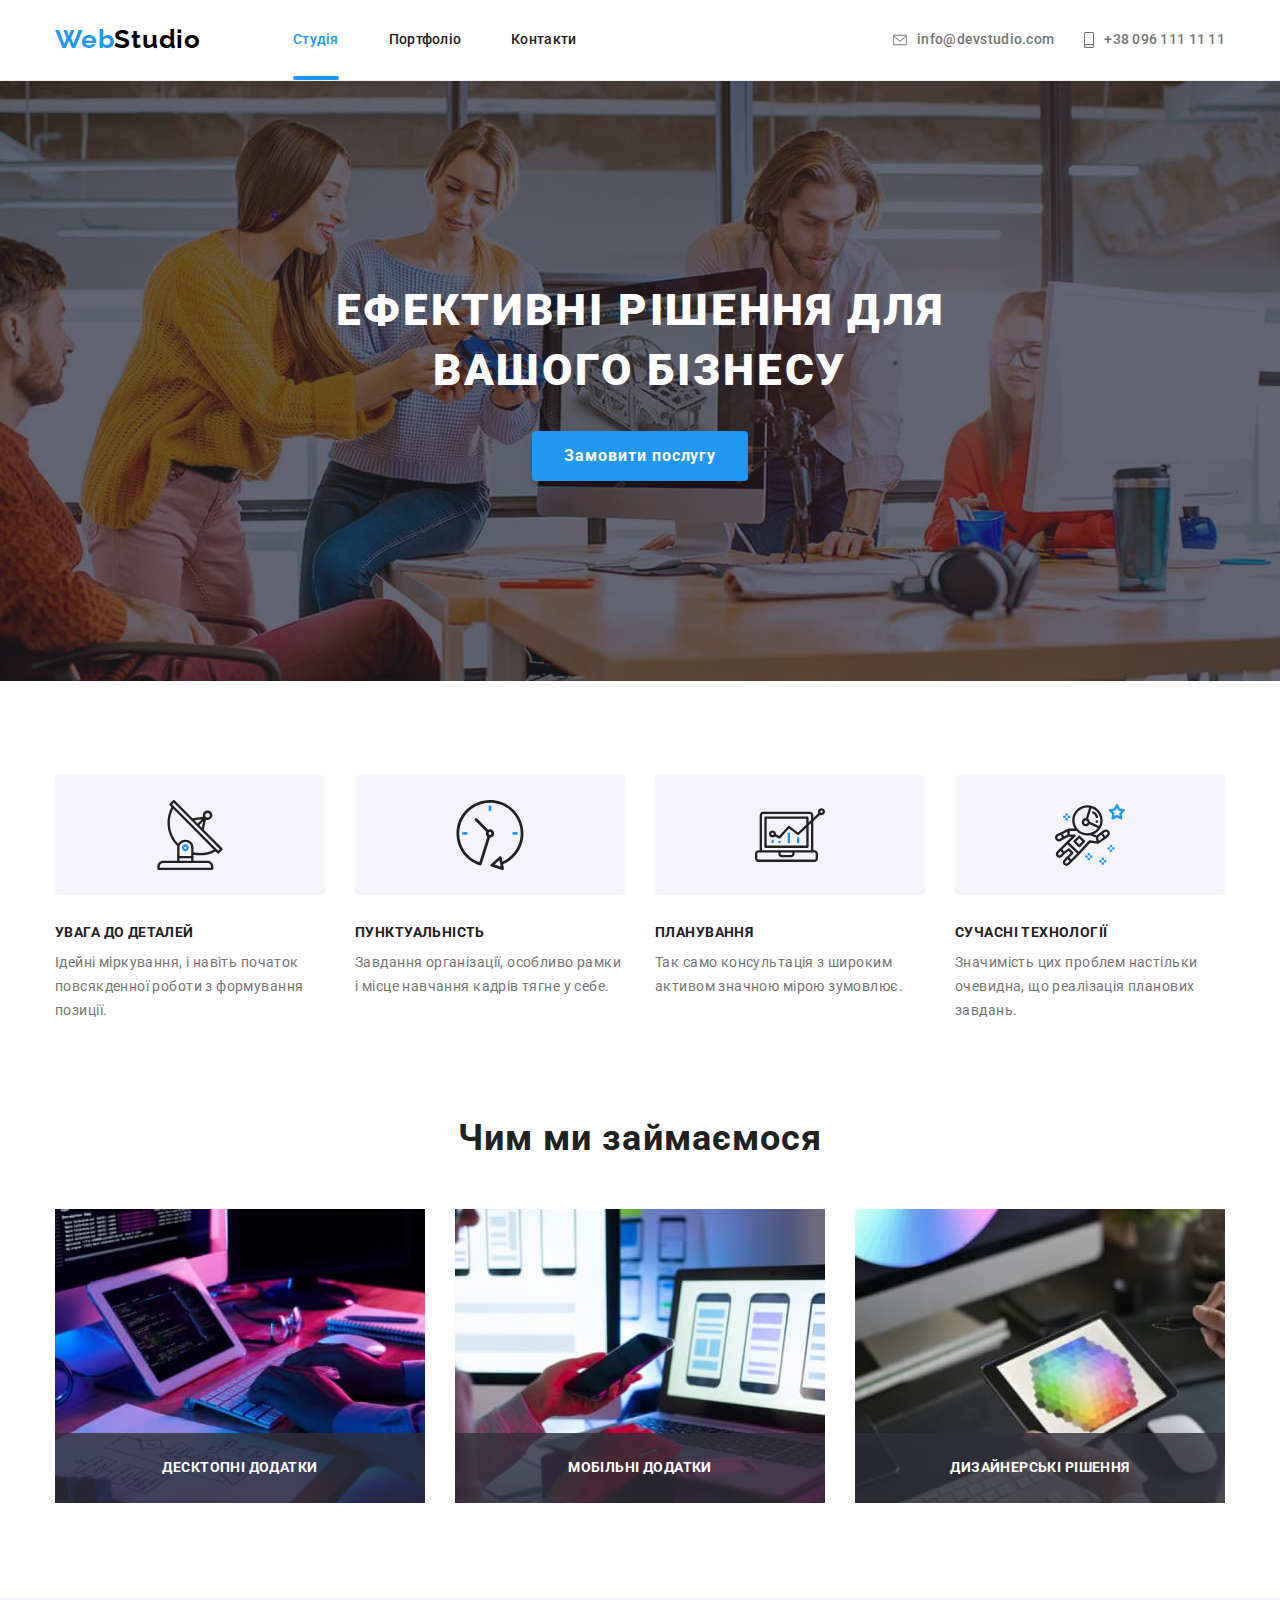
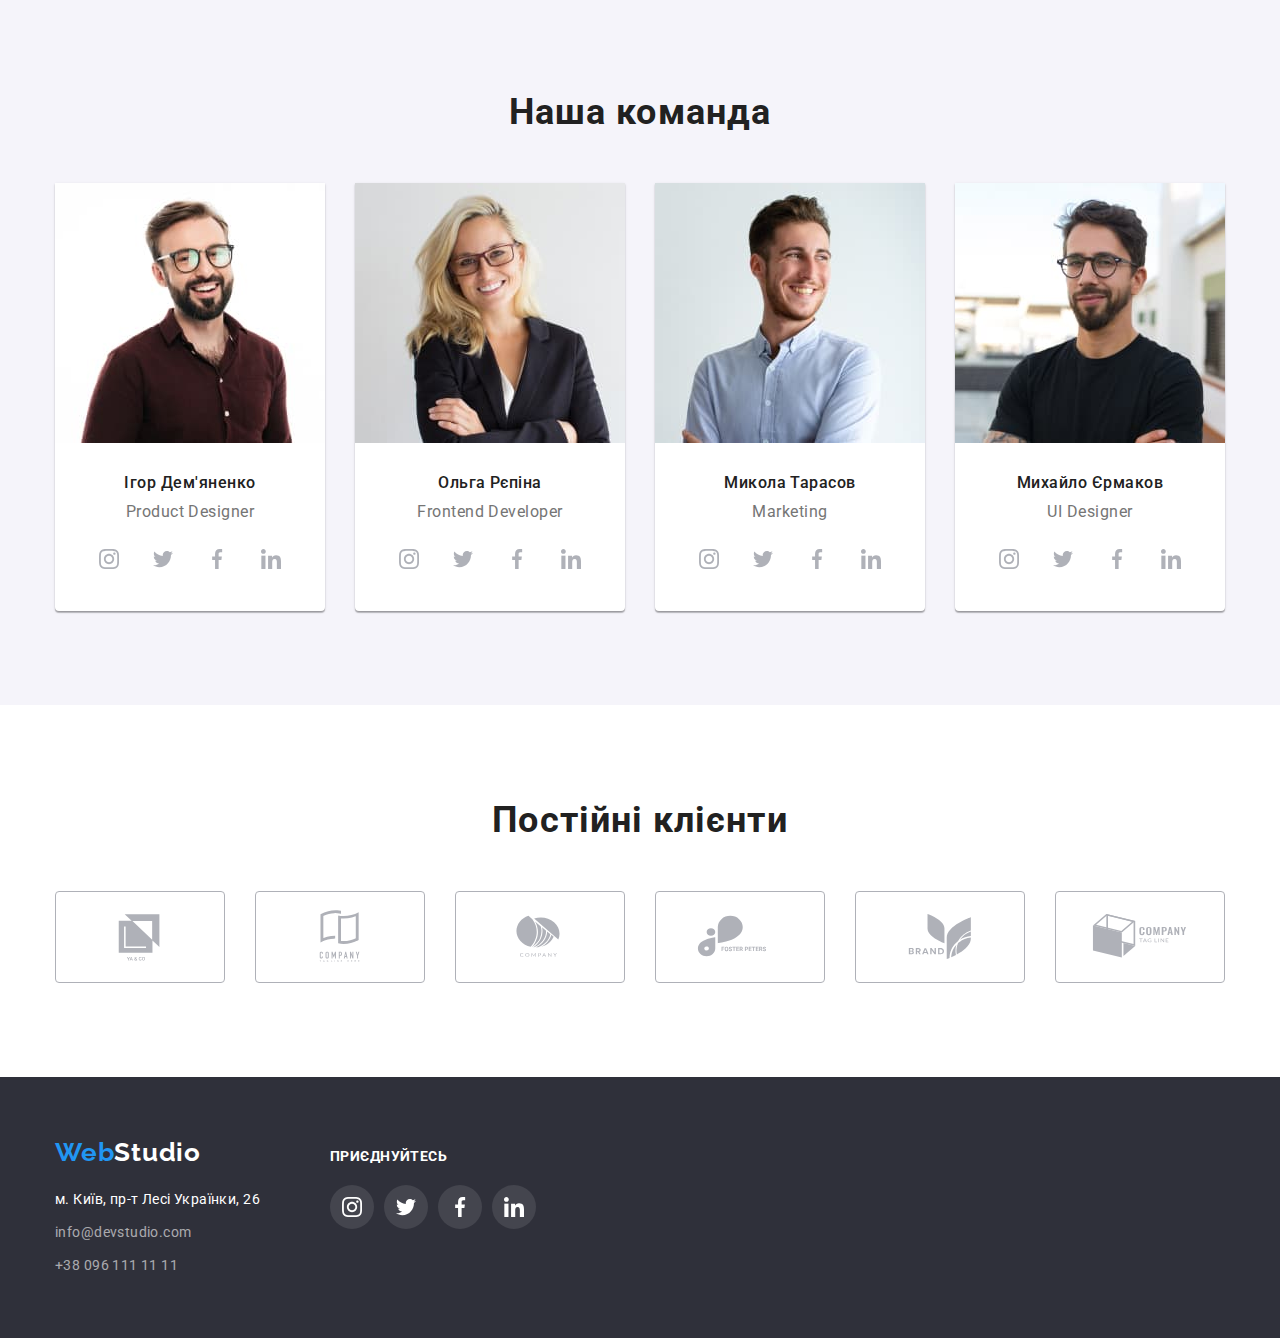
<file: index.html>
<!DOCTYPE html>
<html lang="uk">

<head>
  <meta charset="UTF-8">
  <meta http-equiv="X-UA-Compatible" content="IE=edge">
  <meta name="viewport" content="width=device-width, initial-scale=1.0">
  <title>Студія</title>
  <link rel="preconnect" href="https://fonts.googleapis.com">
  <link rel="preconnect" href="https://fonts.gstatic.com" crossorigin>
  <link href="https://fonts.googleapis.com/css2?family=Raleway:wght@700&family=Roboto:wght@400;500;700;900&display=swap"
    rel="stylesheet">
  <link rel="stylesheet" href="https://cdnjs.cloudflare.com/ajax/libs/modern-normalize/1.1.0/modern-normalize.min.css">
  <link rel="stylesheet" href="./css/styles.css">
</head>

<body>
  <header class="header">
    <div class="container header">
      <nav>
        <a href="./index.html" lang="en" class="logo link"><span class="accent">Web</span>Studio</a>
        <ul class="navigation list">
          <li class="list-item">
            <a href="./index.html" class="nav-link studio current link">Студія</a>
          </li>
          <li class="list-item">
            <a href="./portfolio.html" class="nav-link portfolio link">Портфоліо</a>
          </li>
          <li class="list-item"><a href="#" class="nav-link contacts link">Контакти</a></li>
        </ul>
      </nav>
      <div class="container-links">
        <ul class="list">
          <li class="list-item contact-mail">
            <a href="mailto:info@devstudio.com" class="nav-link mail">
              <svg width="16" height="12" class="icon-envelope">
                <use href="./images/icons.svg#icon-envelope">
                </use>
              </svg>
              info@devstudio.com</a>
          </li>
          <li class="list-item contact-phone">
            <a href="tel:+380961111111" class="nav-link phone">
              <svg width="10" height="16" class="smartphone">
                <use href="./images/icons.svg#icon-smartphone"></use>
              </svg>
              <span class="number">+38 096 111 11 11</span></a>
          </li>
        </ul>
      </div>
    </div>
  </header>
  <main>
    <section class="hero section overlay">
      <div class="container hero">
        <h1 class="hero-title">Ефективні рішення для вашого бізнесу</h1>
        <button type="button" class="hero-button" data-modal-open>Замовити послугу</button>
      </div>
    </section>
    <section class="section">
      <div class="container benefits">
        <h2 class="benefit title visually-hidden">Наші переваги</h2>
        <ul class="list">
          <li class="item">
            <div class="advantages-icons">
              <svg width="70" height="70" class="advantages-logo">
                <use href="./images/icons.svg#icon-antenna"></use>
              </svg>
            </div>
            <h3 class="benefit-title">Увага до деталей</h3>
            <p class="benefit-description">
              Ідейні міркування, і навіть початок повсякденної роботи з формування позиції.
            </p>
          </li>
          <li class="item">
            <div class="advantages-icons">
              <svg width="70" height="70" class="advantages-logo">
                <use href="./images/icons.svg#icon-clock"></use>
              </svg>
            </div>
            <h3 class="benefit-title">Пунктуальність</h3>
            <p class="benefit-description">
              Завдання організації, особливо рамки і місце навчання кадрів тягне у себе.
            </p>
          </li>
          <li class="item">
            <div class="advantages-icons">
              <svg width="70" height="70" class="advantages-logo">
                <use href="./images/icons.svg#icon-diagram"></use>
              </svg>
            </div>
            <h3 class="benefit-title">Планування</h3>
            <p class="benefit-description">
              Так само консультація з широким активом значною мірою зумовлює.
            </p>
          </li>
          <li class="item">
            <div class="advantages-icons">
              <svg width="70" height="70" class="advantages-logo">
                <use href="./images/icons.svg#icon-astronaut"></use>
              </svg>
            </div>
            <h3 class="benefit-title">Сучасні технології</h3>
            <p class="benefit-description">
              Значимість цих проблем настільки очевидна, що реалізація планових завдань.
            </p>
          </li>
        </ul>
      </div>
    </section>
    <section class="section examples-work">
      <div class="container ">
        <h2 class="work title">Чим ми займаємося</h2>
        <ul class="list">
          <li class="work-item item">
            <div class="thumb-work">
              <h3 class="work-description">Десктопні додатки</h3>
            </div>
            <img src="./images/codding.jpg" alt="написання коду" width="370" height="294" class="work-image">
          </li>
          <li class="work-item item">
            <div class="thumb-work">
              <h3 class="work-description">Мобільні додатки</h3>
            </div>
            <img src="./images/adappting.jpg" alt="створення адаптивних дизайнів" width="370" height="294"
              class="work-image">
          </li>
          <li class="work-item designing item">
            <div class="thumb-work">
              <h3 class="work-description">Дизайнерські рішення</h3>
            </div>
            <img src="./images/designing.jpg" alt="підбір кольорової палітри" width="370" height="294"
              class="work-image">
          </li>
        </ul>
      </div>
    </section>
    <section class="our-team section">
      <div class="container">
        <h2 class="team title">Наша команда</h2>
        <ul class="list">
          <li class="team-card item">
            <img src="./images/igor.jpg" alt="Ігор Дем'яненко - дизайнер продукту" width="270" height="260">
            <div class="worker-container">
              <h3 class="team-member">Ігор Дем'яненко</h3>
              <p lang="en" class="member-speciality">Product Designer</p>
              <ul class="list-links list">
                <li class="social-link">
                  <a href="/" class="social-media">
                    <svg class="instagram" width="20" height="20">
                      <use href="./images/icons.svg#icon-instagram" class="icon"></use>
                    </svg>
                  </a>
                </li>
                <li class="social-link">
                  <a href="/" class="social-media">
                    <svg class="twitter" width="20" height="20">
                      <use href="./images/icons.svg#icon-twitter" class="icon"></use>
                    </svg>
                  </a>
                </li>
                <li class="social-link">
                  <a href="/" class="social-media">
                    <svg class="facebook" width="20" height="20">
                      <use href="./images/icons.svg#icon-facebook" class="icon"></use>
                    </svg>
                  </a>
                </li>
                <li class="social-link">
                  <a href="/" class="social-media">
                    <svg class="linkedin" width="20" height="20">
                      <use href="./images/icons.svg#icon-linkedin" class="icon"></use>
                    </svg>
                  </a>
                </li>
              </ul>
            </div>
          </li>
          <li class="team-card item">
            <img src="./images/olga.jpg" alt="Ольга Рєпіна - фронтенд-розробник" width="270" height="260">
            <div class="worker-container">
              <h3 class="team-member olga">Ольга Рєпіна</h3>
              <p lang="en" class="member-speciality developer">Frontend Developer</p>
              <ul class="list-links list">
                <li class="social-link">
                  <a href="/" class="social-media">
                    <svg class="instagram" width="20" height="20">
                      <use href="./images/icons.svg#icon-instagram" class="icon"></use>
                    </svg>
                  </a>
                </li>
                <li class="social-link">
                  <a href="/" class="social-media">
                    <svg class="twitter" width="20" height="20">
                      <use href="./images/icons.svg#icon-twitter" class="icon"></use>
                    </svg>
                  </a>
                </li>
                <li class="social-link">
                  <a href="/" class="social-media ">
                    <svg class="facebook" width="20" height="20">
                      <use href="./images/icons.svg#icon-facebook" class="icon"></use>
                    </svg>
                  </a>
                </li>
                <li class="social-link">
                  <a href="/" class="social-media ">
                    <svg class="linkedin" width="20" height="20">
                      <use href="./images/icons.svg#icon-linkedin" class="icon"></use>
                    </svg>
                  </a>
                </li>
              </ul>
            </div>
          <li class="team-card item">
            <img src="./images/mykola.jpg" alt="Микола Тарасов - маркетолог" width="270" height="260">
            <div class="worker-container">
              <h3 class="team-member">Микола Тарасов</h3>
              <p lang="en" class="member-speciality marketolog">Marketing</p>
              <ul class="list-links list">
                <li class="social-link">
                  <a href="/" class="social-media">
                    <svg class="instagram" width="20" height="20">
                      <use href="./images/icons.svg#icon-instagram" class="icon"></use>
                    </svg>
                  </a>
                </li>
                <li class="social-link">
                  <a href="/" class="social-media">
                    <svg class="twitter" width="20" height="20">
                      <use href="./images/icons.svg#icon-twitter" class="icon"></use>
                    </svg>
                  </a>
                </li>
                <li class="social-link">
                  <a href="/" class="social-media ">
                    <svg class="facebook" width="20" height="20">
                      <use href="./images/icons.svg#icon-facebook" class="icon"></use>
                    </svg>
                  </a>
                </li>
                <li class="social-link">
                  <a href="/" class="social-media ">
                    <svg class="linkedin" width="20" height="20">
                      <use href="./images/icons.svg#icon-linkedin" class="icon"></use>
                    </svg>
                  </a>
                </li>
              </ul>
            </div>
          <li class="team-card item">
            <img src="./images/mykhailo.jpg" alt="Михайло Єрмаков - дизайнер інтерфейсу користувача" width="270"
              height="260">
            <div class="worker-container">
              <h3 class="team-member name">Михайло Єрмаков</h3>
              <p lang="en" class="member-speciality designer">UI Designer</p>
              <ul class="list-links list">
                <li class="social-link">
                  <a href="/" class="social-media">
                    <svg class="instagram" width="20" height="20">
                      <use href="./images/icons.svg#icon-instagram" class="icon"></use>
                    </svg>
                  </a>
                </li>
                <li class="social-link">
                  <a href="/" class="social-media">
                    <svg class="twitter" width="20" height="20">
                      <use href="./images/icons.svg#icon-twitter" class="icon"></use>
                    </svg>
                  </a>
                </li>
                <li class="social-link">
                  <a href="/" class="social-media">
                    <svg class="facebook" width="20" height="20">
                      <use href="./images/icons.svg#icon-facebook" class="icon"></use>
                    </svg>
                  </a>
                </li>
                <li class="social-link">
                  <a href="/" class="social-media">
                    <svg class="linkedin" width="20" height="20">
                      <use href="./images/icons.svg#icon-linkedin" class="icon"></use>
                    </svg>
                  </a>
                </li>
              </ul>
            </div>
          </li>
        </ul>
      </div>
    </section>
    <section class="section">
      <div class="container">
        <h2 class="clients-title title">Постійні клієнти</h2>
        <ul class="clients-list list">
          <li class="logo-list">
            <a href="/" class="clients-logo">
              <svg class="logos">
                <use href="./images/icons.svg#icon-ya-co"></use>
              </svg>
            </a>
          </li>
          <li class="logo-list">
            <a href="" class="clients-logo">
              <svg class="logos">
                <use href="./images/icons.svg#icon-tagline"></use>
              </svg>
            </a>
          </li>
          <li class="logo-list">
            <a href="" class="clients-logo">
              <svg class="logos">
                <use href="./images/icons.svg#icon-company"></use>
              </svg>
            </a>
          </li>
          <li class="logo-list">
            <a href="" class="clients-logo">
              <svg class="logos">
                <use href="./images/icons.svg#icon-foster-peters"></use>
              </svg>
            </a>
          </li>
          <li class="logo-list">
            <a href="" class="clients-logo">
              <svg class="logos">
                <use href="./images/icons.svg#icon-brand"></use>
              </svg>
            </a>
          </li>
          <li class="logo-list cube-logo">
            <a href="" class="clients-logo">
              <svg class="logos">
                <use href="./images/icons.svg#icon-cube-logo"></use>
              </svg>
            </a>
          </li>
        </ul>
      </div>
    </section>
  </main>
  <footer class="footer-menu">
    <div class="container footer">
      <div class="footer-address">
        <a href="./index.html" lang="en" class="logo link address"><span class="accent">Web</span><span
            class="part-logo">Studio</span></a>
        <address>
          <ul class="address-links list">
            <li>
              <a href="https://goo.gl/maps/CPtrU1FHBa2aNyZL9" target="_blank" rel="noopener noreferrer nofollow"
                class="address-map link">
                м. Київ, пр-т Лесі Українки, 26
              </a>
            </li>
            <li>
              <a href="mailto:info@devstudio.com" lang="en" class="address-mail link">info@devstudio.com</a>
            </li>
            <li class="address-tel">
              <a href="tel:+380961111111" class="address-phone link">+38 096 111 11 11</a>
            </li>
          </ul>
        </address>
      </div>
      <div class="join-us">
        <p class="benefit-title join"> Приєднуйтесь</p>
        <ul class="list-links list">
          <li class="social-media-link">
            <a href="/" class="social-media-footer social-media">
              <svg class="instagram" width="20" height="20">
                <use href="./images/icons.svg#icon-instagram" class="icon footer-icon"></use>
              </svg>
            </a>
          </li>
          <li class="social-media-link">
            <a href="/" class="social-media-footer social-media">
              <svg class="twitter" width="20" height="20">
                <use href="./images/icons.svg#icon-twitter" class="icon footer-icon"></use>
              </svg>
            </a>
          </li>
          <li class="social-media-link">
            <a href="/" class="social-media social-media-footer">
              <svg class="facebook" width="20" height="20">
                <use href="./images/icons.svg#icon-facebook" class="icon footer-icon"></use>
              </svg>
            </a>
          </li>
          <li class="social-media-link">
            <a href="/" class="social-media social-media-footer linkedin-footer">
              <svg class="linkedin" width="20" height="20">
                <use href="./images/icons.svg#icon-linkedin" class="icon footer-icon"></use>
              </svg>
            </a>
          </li>
        </ul>
      </div>
      <div class="backdrop is-hidden" data-modal>
        <div class="modal">
          <button type="button" class="button-cross" data-modal-close>
            <svg width="18" height="18" class="icon-cross">
              <use href="./images/icons.svg#icon-cross">
              </use>
            </svg>
          </button>
        </div>
      </div>
    </div>
  </footer>
  <script src="./js/modal.js"></script>
</body>
</html>
</file>
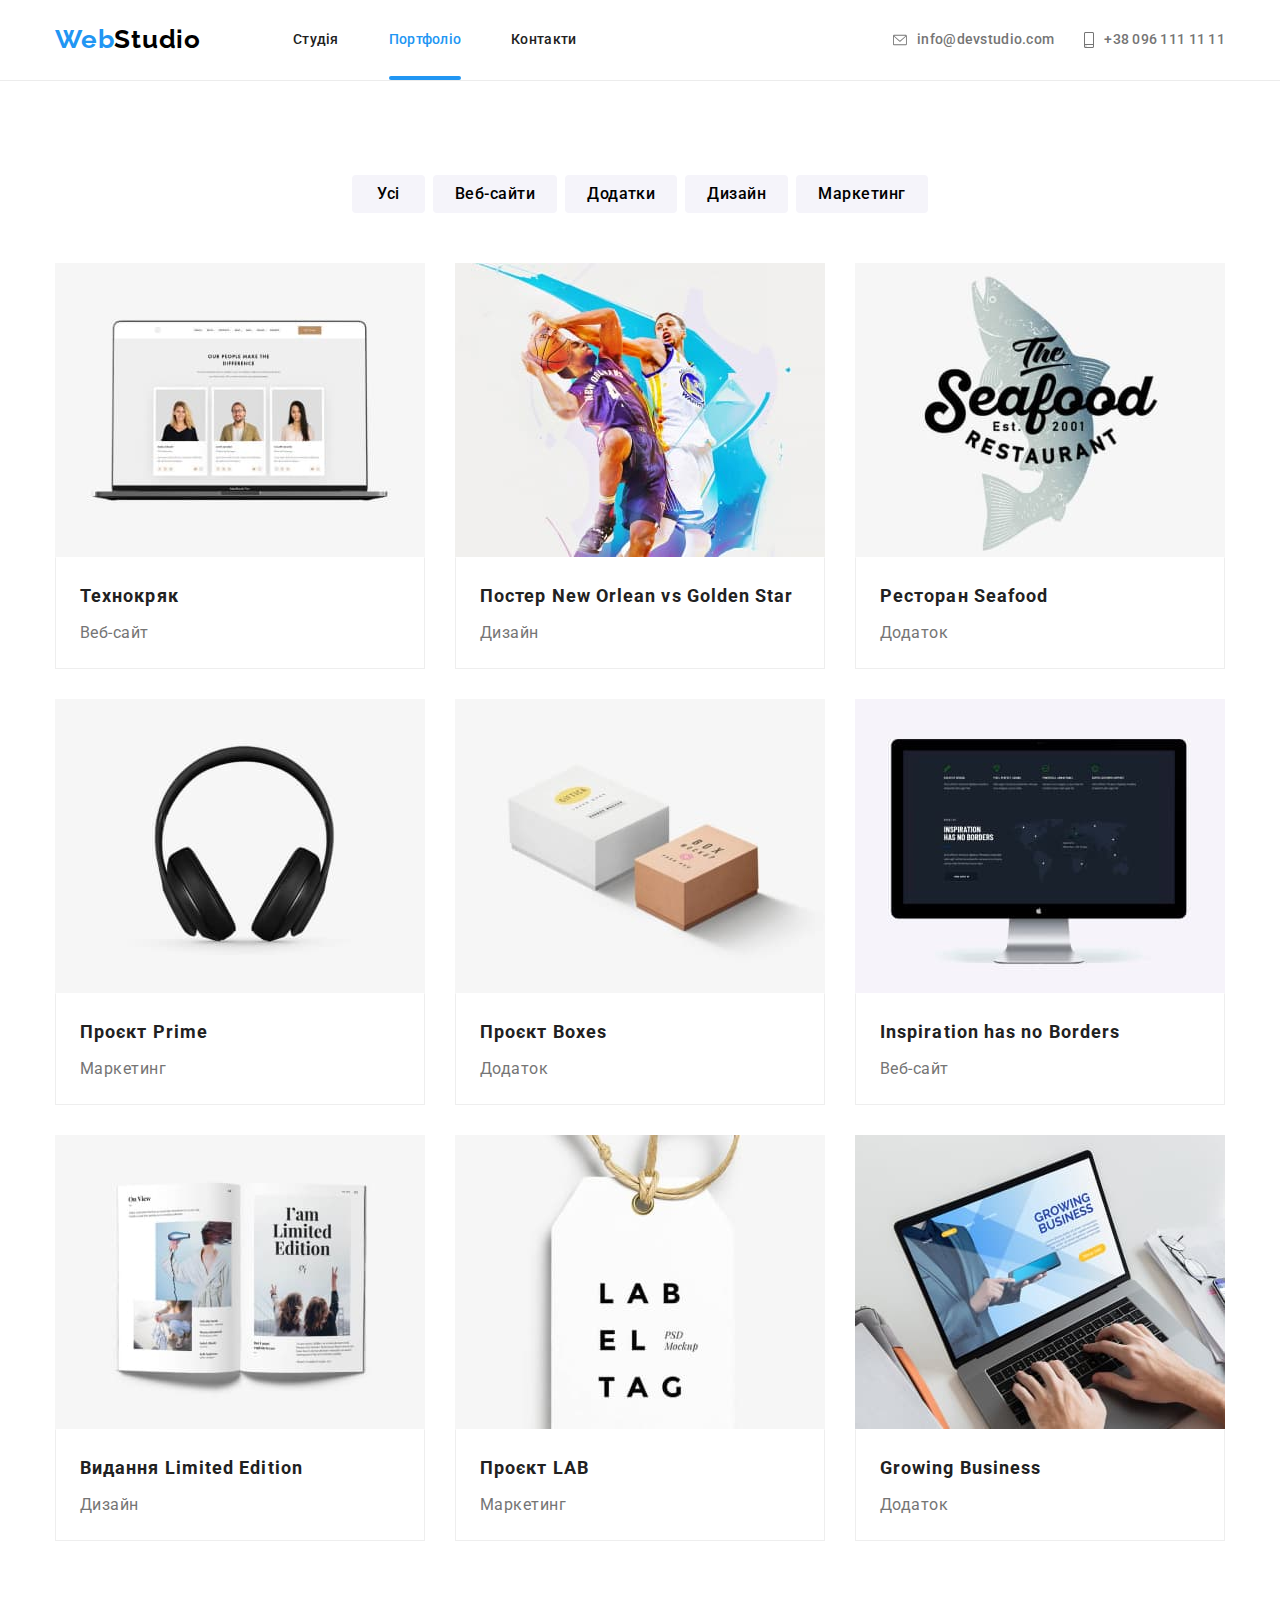
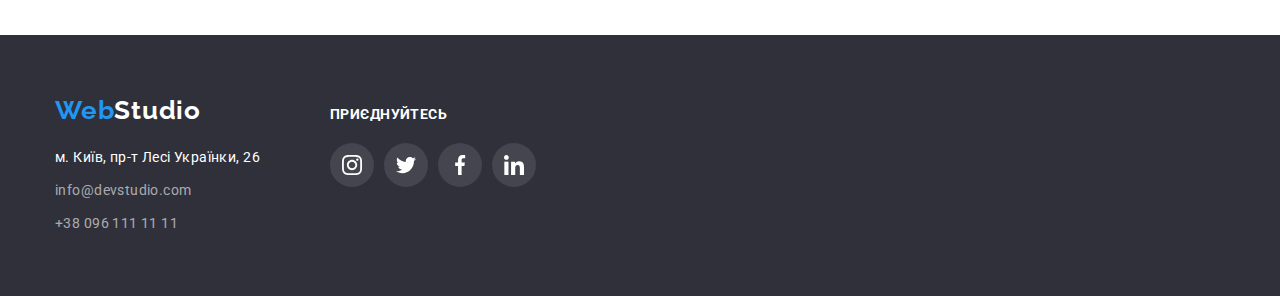
<file: portfolio.html>
<!DOCTYPE html>
<html lang="uk">
  <head>
    <meta charset="UTF-8">
    <meta http-equiv="X-UA-Compatible" content="IE=edge">
    <meta name="viewport" content="width=device-width, initial-scale=1.0">
    <title>Портфоліо</title>
    <link rel="preconnect" href="https://fonts.googleapis.com">
    <link rel="preconnect" href="https://fonts.gstatic.com" crossorigin>
    <link
      href="https://fonts.googleapis.com/css2?family=Raleway:wght@700&family=Roboto:wght@400;500;700;900&display=swap"
      rel="stylesheet"
    >
    <link
      rel="stylesheet"
      href="https://cdnjs.cloudflare.com/ajax/libs/modern-normalize/1.1.0/modern-normalize.min.css"
    >
    <link rel="stylesheet" href="./css/styles.css">
  </head>

  <body>
    <header class="header">
      <div class="container header">
        <nav>
          <a href="./index.html" lang="en" class="logo link"
            ><span class="accent">Web</span>Studio</a
          >
          <ul class="navigation list">
            <li class="list-item">
              <a href="./index.html" class="nav-link studio link">Студія</a>
            </li>
            <li class="list-item">
              <a href="./portfolio.html" class="nav-link portfolio current link">Портфоліо</a>
            </li>
            <li class="list-item"><a href="#" class="nav-link contacts link">Контакти</a></li>
          </ul>
        </nav>
        <div class="container-links">
          <ul class="list">
            <li class="list-item contact-mail">
              <a href="mailto:info@devstudio.com" class="nav-link mail">
                <svg width="16" height="12" class="icon-envelope">
                  <use href="./images/icons.svg#icon-envelope"></use>
                </svg>
                info@devstudio.com</a
              >
            </li>
            <li class="list-item contact-phone">
              <a href="tel:+380961111111" class="nav-link phone">
                <svg width="10" height="16" class="smartphone">
                  <use href="./images/icons.svg#icon-smartphone"></use>
                </svg>
                <span class="number">+38 096 111 11 11</span></a
              >
            </li>
          </ul>
        </div>
      </div>
    </header>
    <main>
      <section class="section">
        <div class="container">
          <h1 class="visually-hidden title">Наші роботи</h1>
          <ul class="buttons list">
            <li><button type="button" class="button all">Усі</button></li>
            <li><button type="button" class="button web-sites">Веб-сайти</button></li>
            <li><button type="button" class="button apps">Додатки</button></li>
            <li><button type="button" class="button design">Дизайн</button></li>
            <li><button type="button" class="button marketing">Маркетинг</button></li>
          </ul>
          <ul class="cards list">
            <li class="card">
              <div class="card-technocrack">
                <a href="/" class="card-link">
                  <div class="thumb">
                    <p class="text-technocrack text">
                      Ресурс пропонує комплексні пропозиції з різним рівнем функціоналу та сервісів.
                      Все це дозволить відвідувачу отримати вичерпні відомості про компанію чи
                      приватну особу.
                    </p>
                    <img
                      src="./images/technocrack.jpg"
                      alt="дизайн веб-сайту Технокряк"
                      width="370"
                      height="294"
                    >
                  </div>
                  <div class="card-container">
                    <h2 class="card-title">Технокряк</h2>
                    <p class="card-description">Веб-сайт</p>
                  </div>
                </a>
              </div>
            </li>
            <li class="card">
              <div class="card-technocrack">
                <a href="/" class="card-link">
                  <div class="thumb">
                    <p class="text-technocrack text">
                      Ресурс пропонує комплексні пропозиції з різним рівнем функціоналу та сервісів.
                      Все це дозволить відвідувачу отримати вичерпні відомості про компанію чи
                      приватну особу.
                    </p>
                    <img
                      src="./images/new-orlean.jpg"
                      alt="дизайн постера New Orlean vs Golden Star"
                      width="370"
                      height="294"
                    >
                  </div>
                  <div class="card-container">
                    <h2 class="card-title">Постер New Orlean vs Golden Star</h2>
                    <p class="card-description">Дизайн</p>
                  </div>
                </a>
              </div>
            </li>
            <li class="card">
              <div class="card-technocrack">
                <a href="/" class="card-link">
                  <div class="thumb">
                    <p class="text-technocrack text">
                      Ресурс пропонує комплексні пропозиції з різним рівнем функціоналу та сервісів.
                      Все це дозволить відвідувачу отримати вичерпні відомості про компанію чи
                      приватну особу.
                    </p>
                    <img
                      src="./images/seafood.jpg"
                      alt="дизайн додатка ресторану Seafood"
                      width="370"
                      height="294"
                    >
                  </div>
                  <div class="card-container">
                    <h2 class="card-title">Ресторан Seafood</h2>
                    <p class="card-description">Додаток</p>
                  </div>
                </a>
              </div>
            </li>
            <li class="card">
              <div class="card-technocrack">
                <a href="/" class="card-link">
                  <div class="thumb">
                    <p class="text-technocrack text">
                      Ресурс пропонує комплексні пропозиції з різним рівнем функціоналу та сервісів.
                      Все це дозволить відвідувачу отримати вичерпні відомості про компанію чи
                      приватну особу.
                    </p>
                    <img
                      src="./images/prime.jpg"
                      alt="дизайн веб-сайту навушників Prime"
                      width="370"
                      height="294"
                    >
                  </div>
                  <div class="card-container">
                    <h2 class="card-title">Проєкт Prime</h2>
                    <p class="card-description">Маркетинг</p>
                  </div>
                </a>
              </div>
            </li>
            <li class="card">
              <div class="card-technocrack">
                <a href="/" class="card-link">
                  <div class="thumb">
                    <p class="text-technocrack text">
                      Ресурс пропонує комплексні пропозиції з різним рівнем функціоналу та сервісів.
                      Все це дозволить відвідувачу отримати вичерпні відомості про компанію чи
                      приватну особу.
                    </p>
                    <img
                      src="./images/boxes.jpg"
                      alt="дизайн веб-сайту проєкта Boxes"
                      width="370"
                      height="294"
                    >
                  </div>
                  <div class="card-container">
                    <h2 class="card-title">Проєкт Boxes</h2>
                    <p class="card-description">Додаток</p>
                  </div>
                </a>
              </div>
            </li>
            <li class="card">
              <div class="card-technocrack">
                <a href="/" class="card-link">
                  <div class="thumb">
                    <p class="text-technocrack text">
                      Ресурс пропонує комплексні пропозиції з різним рівнем функціоналу та сервісів.
                      Все це дозволить відвідувачу отримати вичерпні відомості про компанію чи
                      приватну особу.
                    </p>
                    <img
                      src="./images/inspiration.jpg"
                      alt="дизайн веб-сайту Inspiration has no Borders"
                      width="370"
                      height="294"
                    >
                  </div>
                  <div class="card-container">
                    <h2 class="card-title">Inspiration has no Borders</h2>
                    <p class="card-description">Веб-сайт</p>
                  </div>
                </a>
              </div>
            </li>
            <li class="card">
              <div class="card-technocrack">
                <a href="/" class="card-link">
                  <div class="thumb">
                    <p class="text-technocrack text">
                      Ресурс пропонує комплексні пропозиції з різним рівнем функціоналу та сервісів.
                      Все це дозволить відвідувачу отримати вичерпні відомості про компанію чи
                      приватну особу.
                    </p>
                    <img
                      src="./images/limited-edition.jpg"
                      alt="дизайн видання Limited Edition"
                      width="370"
                      height="294"
                    >
                  </div>
                  <div class="card-container">
                    <h2 class="card-title">Видання Limited Edition</h2>
                    <p class="card-description">Дизайн</p>
                  </div>
                </a>
              </div>
            </li>
            <li class="card">
              <div class="card-technocrack">
                <a href="/" class="card-link">
                  <div class="thumb">
                    <p class="text-technocrack text">
                      Ресурс пропонує комплексні пропозиції з різним рівнем функціоналу та сервісів.
                      Все це дозволить відвідувачу отримати вичерпні відомості про компанію чи
                      приватну особу.
                    </p>
                    <img
                      src="./images/lab.jpg"
                      alt="дизайн веб-сайту проєкта LAB"
                      width="370"
                      height="294"
                    >
                  </div>
                  <div class="card-container">
                    <h2 class="card-title">Проєкт LAB</h2>
                    <p class="card-description">Маркетинг</p>
                  </div>
                </a>
              </div>
            </li>
            <li class="card">
              <div class="card-technocrack">
                <a href="/" class="card-link">
                  <div class="thumb">
                    <p class="text-technocrack text">
                      Ресурс пропонує комплексні пропозиції з різним рівнем функціоналу та сервісів.
                      Все це дозволить відвідувачу отримати вичерпні відомості про компанію чи
                      приватну особу.
                    </p>
                    <img
                      src="./images/growing-business.jpg"
                      alt="дизайн додатка Growing Business"
                      width="370"
                      height="294"
                    >
                  </div>
                  <div class="card-container">
                    <h2 class="card-title">Growing Business</h2>
                    <p class="card-description">Додаток</p>
                  </div>
                </a>
              </div>
            </li>
          </ul>
        </div>
      </section>
    </main>
    <footer class="footer-menu">
      <div class="container footer">
        <div class="footer-address">
          <a href="./index.html" lang="en" class="logo link address"
            ><span class="accent">Web</span><span class="part-logo">Studio</span></a
          >
          <address>
            <ul class="address-links list">
              <li>
                <a
                  href="https://goo.gl/maps/CPtrU1FHBa2aNyZL9"
                  target="_blank"
                  rel="noopener noreferrer nofollow"
                  class="address-map link"
                >
                  м. Київ, пр-т Лесі Українки, 26
                </a>
              </li>
              <li>
                <a href="mailto:info@devstudio.com" lang="en" class="address-mail link"
                  >info@devstudio.com</a
                >
              </li>
              <li class="address-tel">
                <a href="tel:+380961111111" class="address-phone link">+38 096 111 11 11</a>
              </li>
            </ul>
          </address>
        </div>
        <div class="join-us">
          <p class="benefit-title join">Приєднуйтесь</p>
          <ul class="list-links list">
            <li class="social-media-link">
              <a href="/" class="social-media-footer social-media">
                <svg class="instagram" width="20" height="20">
                  <use href="./images/icons.svg#icon-instagram" class="icon footer-icon"></use>
                </svg>
              </a>
            </li>
            <li class="social-media-link">
              <a href="/" class="social-media-footer social-media">
                <svg class="twitter" width="20" height="20">
                  <use href="./images/icons.svg#icon-twitter" class="icon footer-icon"></use>
                </svg>
              </a>
            </li>
            <li class="social-media-link">
              <a href="/" class="social-media social-media-footer">
                <svg class="facebook" width="20" height="20">
                  <use href="./images/icons.svg#icon-facebook" class="icon footer-icon"></use>
                </svg>
              </a>
            </li>
            <li class="social-media-link">
              <a href="/" class="social-media social-media-footer linkedin-footer">
                <svg class="linkedin" width="20" height="20">
                  <use href="./images/icons.svg#icon-linkedin" class="icon footer-icon"></use>
                </svg>
              </a>
            </li>
          </ul>
        </div>
      </div>
    </footer>
  </body>
</html>
</file>
<file: css/styles.css>
body {
  font-family: 'Roboto', sans-serif;
  color: var(--main-color-text);
  font-size: 16px;
  background-color: var(--add-color-text);
}
:root {
  --main-color-text: #212121;
  --second-color-text: #757575;
  --accent-color-text: #2196f3;
  --add-color-text: #ffffff;
  --address-accent: rgba(255, 255, 255, 0.6);
  --studio-accent: #000000;
  --main-color-bcg: #f5f5f5;
  --second-color-bcg: #2f303a;
  --accent-color-bcg: #f5f4fa;
  --main-letter-spacing: 0.03em;
  --second-letter-spacing: 0.06em;
  --second-font-size: 14px;
  --accent-hero-button: #188ce8;
  --main-font-weight: 700;
  --second-font-weight: 500;
  --main-color-social: #afb1b8;
  --duration: 250ms;
  --timing-function: cubic-bezier(0.4, 0, 0.2, 1);
}
a:active,
a:focus,
.button:focus {
  outline: none;
}
.button {
  font: inherit;
  cursor: pointer;
  font-weight: var(--second-font-weight);
  line-height: 1.62;
  transition-property: background-color, color;
  transition-duration: var(--duration);
  transition-timing-function: var(--timing-function);
}
.button,
.our-team {
  background-color: var(--accent-color-bcg);
}
.logo {
  font-family: 'Raleway';
  font-size: 26px;
  color: var(--studio-accent);
  font-weight: var(--main-font-weight);
  line-height: 1.19;
}
.nav-link {
  font-weight: var(--second-font-weight);
  font-size: var(--second-font-size);
  letter-spacing: 0.02em;
  line-height: 1.14;
  transition-property: color, fill;
  transition-duration: var(--duration);
  transition-timing-function: var(--timing-function);
}
.nav-link:hover,
.nav-link:focus,
.nav-link:active,
.accent,
.address-mail:hover,
.address-mail:focus,
.address-mail:active,
.address-phone:hover,
.address-phone:focus,
.address-phone:active {
  color: var(--accent-color-text);
}
.button:hover,
.button:focus,
.button:active,
.hero-button {
  background-color: var(--accent-color-text);
  cursor: pointer;
}
.card-title {
  font-weight: var(--main-font-weight);
  font-size: 18px;
  line-height: 2;
  letter-spacing: var(--second-letter-spacing);
}
.card-description {
  line-height: 1.88;
}
.address-links {
  font-size: var(--second-font-size);
  font-style: normal;
  line-height: 1.71;
}
.address-map,
.part-logo,
.hero-title,
.hero-button,
.button:hover,
.button:focus,
.button:active {
  color: var(--add-color-text);
}
.address-mail,
.address-phone {
  color: var(--address-accent);
  transition-property: color;
  transition-duration: var(--duration);
  transition-timing-function: var(--timing-function);
}
.section.hero,
.footer-menu {
  background-color: var(--second-color-bcg);
  margin: 0 auto;
}
.header {
  margin: 0 auto;
}
.hero-title {
  font-weight: 900;
  font-size: 44px;
  line-height: 1.36;
  letter-spacing: var(--second-letter-spacing);
  text-transform: uppercase;
}
.hero-button {
  font: inherit;
  font-weight: var(--main-font-weight);
  line-height: 1.88;
  letter-spacing: var(--second-letter-spacing);
  box-shadow: 0px 4px 4px rgba(0, 0, 0, 0.15);
  border-radius: 4px;
  border: none;
  transition-property: background-color, color;
  transition-duration: var(--duration);
  transition-timing-function: var(--timing-function);
}
.hero-button:hover,
.hero-button:focus,
.hero-button:active {
  background-color: var(--accent-hero-button);
}
.benefit-title {
  font-weight: var(--main-font-weight);
  font-size: var(--second-font-size);
  line-height: 1.14;
  text-transform: uppercase;
}
.benefit-description {
  font-size: var(--second-font-size);
  line-height: 1.71;
}
.benefit-description,
.member-speciality,
.card-description,
.phone {
  color: var(--second-color-text);
}
.title {
  font-weight: var(--main-font-weight);
  font-size: 36px;
  line-height: 1.17;
}
.visually-hidden {
  position: absolute;
  white-space: nowrap;
  width: 1px;
  height: 1px;
  overflow: hidden;
  border: 0;
  padding: 0;
  clip: rect(0 0 0 0);
  clip-path: inset(50%);
  margin: -1px;
}
.list {
  list-style-type: none;
}
.list-item {
  padding: 0;
  font-size: 14px;
}
.link {
  text-decoration: none;
}
a {
  text-decoration: none;
  display: inline-block;
}
.contacts,
.portfolio,
.studio {
  color: var(--main-color-text);
}
.team-card {
  background-color: var(--add-color-text);
  box-shadow: 0px 1px 3px rgba(0, 0, 0, 0.12), 0px 1px 1px rgba(0, 0, 0, 0.14),
    0px 2px 1px rgba(0, 0, 0, 0.2);
  border-radius: 0px 0px 4px 4px;
  width: 270px;
}
.card {
  width: 370px;
}
.team-member {
  font-weight: var(--second-font-weight);
  font-size: 16px;
  line-height: 1.19;
}
.member-speciality {
  line-height: 1.19;
}
.logo,
.benefit-title,
.benefit-description,
.title,
.team-member,
.member-speciality,
.address-links,
.button,
.card-description {
  letter-spacing: var(--main-letter-spacing);
}
.container {
  width: 100%;
  max-width: 1200px;
  margin: 0 auto;
  padding-right: 15px;
  padding-left: 15px;
}
.logo {
  display: inline-block;
  width: 145px;
  padding-top: 24px;
  padding-bottom: 25px;
  margin-right: 93px;
}
.item {
  margin-right: 30px;
}
.nav-link {
  display: block;
  padding: 32px 0px;
  justify-content: center;
  align-items: center;
  color: var(--main-color-text);
}
ul {
  padding-left: 0;
}
h1,
h2,
h3,
p,
ul {
  margin-top: 0;
  margin-bottom: 0;
}
.address-links {
  flex-direction: column;
}
.cards {
  padding: 0;
  margin: 0;
  margin-left: -30px;
  margin-top: -30px;
  display: flex;
  flex-wrap: wrap;
  justify-content: space-between;
}
.cards > .card {
  flex-basis: calc(100% / 3 - 30px);
  margin-left: 30px;
  margin-top: 30px;
}
.buttons {
  display: flex;
  justify-content: center;
  margin-bottom: 50px;
}
.button {
  margin-bottom: 0px;
  padding: 6px 22px;
  margin-right: 8px;
  border-radius: 4px;
  border: none;
}
.button:hover,
.button:focus {
  box-shadow: 0px 3px 1px rgba(0, 0, 0, 0.1), 0px 1px 2px rgba(0, 0, 0, 0.08),
    0px 2px 2px rgba(0, 0, 0, 0.12);
}
.all {
  padding: 6px 25px;
}
.marketing {
  margin-right: 0;
}
.logo.address {
  margin-bottom: 20px;
  padding-top: 0px;
  padding-bottom: 0px;
}
.address-map,
.address-phone,
.address-mail {
  display: inline-block;
  margin-bottom: 9px;
}
.card-title {
  margin-bottom: 4px;
}
ul {
  display: flex;
}
.hero-button {
  display: flex;
  margin: 0 auto;
  width: 216px;
  padding: 10px 32px;
  text-align: center;
  align-items: center;
  white-space: nowrap;
}
.hero-title {
  width: 696px;
  margin: 0 auto;
  text-align: center;
  margin-bottom: 30px;
}
.section.hero {
  padding-top: 200px;
  padding-bottom: 200px;
}
.work,
.team {
  margin-bottom: 50px;
  text-align: center;
}
.team-member,
.member-speciality {
  text-align: center;
}
.container.header {
  padding-bottom: 0px;
}
.benefit-title {
  margin-bottom: 10px;
}
.team-card:last-child,
.designing {
  margin-right: 0px;
}
.team-member {
  white-space: nowrap;
}
.member-speciality {
  white-space: nowrap;
  margin-bottom: 16px;
}
.logo.address {
  margin-top: 0px;
  margin-right: 0px;
}
.benefit-description {
  width: 270px;
}
.container.header {
  display: flex;
  padding: 0px 15px;
}
nav {
  display: flex;
}
.contacts {
  width: 64px;
  margin-right: 0px;
}
.address-phone {
  margin-bottom: 0px;
}
header {
  border-bottom: 1px solid #ececec;
}
.card-container {
  border: 1px solid #eeeeee;
  border-top-color: transparent;
  padding: 20px 24px;
}
img {
  display: block;
}
.section {
  padding-top: 94px;
  padding-bottom: 94px;
  margin: 0 auto;
}
.phone.link {
  margin-right: 0px;
  width: 122px;
  margin-left: auto;
}
.item:last-child {
  margin-right: 0px;
}
.examples-work {
  padding-top: 0;
}
.worker-container {
  padding-top: 30px;
  padding-bottom: 30px;
}
.team-member {
  margin-bottom: 10px;
}
.footer-menu {
  padding-top: 60px;
  padding-bottom: 60px;
}
.web-sites {
  white-space: nowrap;
}
.container-links {
  margin-left: auto;
}
.overlay {
  background-image: linear-gradient(to right, rgba(47, 48, 58, 0.4), rgba(47, 48, 58, 0.4)),
    url(../images/hero-background.jpg);
  background-repeat: no-repeat;
  background-position: center;
  height: 600px;
  background-size: 1600px;
}
.envelope {
  padding: 0;
}
.icon-envelope {
  width: 16px;
  height: 12px;
  display: inline-block;
  align-items: center;
  justify-content: center;
  margin-right: 10px;
}
.social-media {
  width: 44px;
  height: 44px;
  fill: var(--main-color-social);
  display: flex;
  justify-content: center;
  align-items: center;
  background-color: var(--add-color-text);
  border-radius: 50%;
  transition-property: fill, background-color;
  transition-duration: var(--duration);
  transition-timing-function: var(--timing-function);
}
.list-links {
  width: 206px;
  margin: 0 auto;
}
.social-link {
  margin-right: 10px;
  transition-property: fill, background-color;
  transition-duration: var(--duration);
  transition-timing-function: var(--timing-function);
}
.social-link:last-child,
.linkedin {
  margin-right: 0;
}
.social-media:hover,
.social-media:focus {
  background-color: var(--accent-color-text);
  fill: var(--add-color-text);
  border-radius: 50%;
  overflow: visible;
}
.clients-logo {
  display: flex;
  justify-content: center;
  align-items: center;
  width: 170px;
  height: 92px;
  border-radius: 4px;
  border: 1px solid var(--main-color-social);
  fill: var(--main-color-social);
  transition-property: fill, border-color;
  transition-duration: var(--duration);
  transition-timing-function: var(--timing-function);
}
.logo-list {
  margin-right: 30px;
}
.clients-logo:hover,
.clients-logo:focus {
  border-color: var(--accent-color-text);
  fill: var(--accent-color-text);
}
.logos {
  width: 106px;
  height: 60px;
}
.clients-title {
  margin-bottom: 50px;
  text-align: center;
}
.join {
  margin-bottom: 20px;
  color: var(--add-color-text);
}
.join-us {
  flex-direction: row;
}
.footer-icon {
  fill: var(--add-color-text);
  transition-property: background-color, fill;
  transition-duration: var(--duration);
  transition-timing-function: var(--timing-function);
}
.footer-icon:hover {
  background-color: var(--accent-color-text);
  fill: var(--add-color-text);
  border-radius: 50%;
}
.advantages-icons {
  width: 270px;
  height: 120px;
  display: flex;
  justify-content: center;
  align-items: center;
  background-color: var(--accent-color-bcg);
  margin-bottom: 30px;
  border-radius: 4px;
}
.smartphone {
  width: 10px;
  height: 16px;
  margin-right: 10px;
}
.social-media-footer {
  background-color: rgba(255, 255, 255, 0.1);
  border-radius: 50%;
  overflow: visible;
}
.social-media-link {
  margin-right: 10px;
  transition-property: fill, background-color;
  transition-duration: var(--duration);
  transition-timing-function: var(--timing-function);
}
.footer {
  display: flex;
  align-items: baseline;
}
.footer-address {
  margin-right: 70px;
}
.card-link {
  transition-property: box-shadow;
  transition-duration: var(--duration);
  transition-timing-function: var(--timing-function);
}
.card-link:hover,
.card-link:focus {
  box-shadow: 0px 1px 1px rgba(0, 0, 0, 0.12), 0px 4px 4px rgba(0, 0, 0, 0.06),
    1px 4px 6px rgba(0, 0, 0, 0.16);
}
.card-title {
  color: var(--main-color-text);
}
.phone,
.mail {
  fill: var(--second-color-text);
  color: var(--second-color-text);
  display: flex;
  align-items: center;
  justify-content: center;
}
.list-item .mail {
  width: 161px;
  white-space: nowrap;
}
.nav-link:hover,
.nav-link:focus {
  color: var(--accent-color-text);
  fill: var(--accent-color-text);
}
.current {
  color: var(--accent-color-text);
  position: relative;
  display: flex;
}
.current::after {
  content: '';
  display: block;
  width: 100%;
  height: 4px;
  border-radius: 2px;
  background-color: var(--accent-color-text);
  position: absolute;
  bottom: 0;
}
.list-item {
  margin-right: 50px;
}
.navigation .list-item:last-child,
.contact-phone,
.linkedin-footer,
.cube-logo {
  margin-right: 0;
}
.contact-mail {
  margin-right: 30px;
}
.text-technocrack {
  position: absolute;
  font-size: 18px;
  line-height: 1.56;
  letter-spacing: var(--main-letter-spacing);
  color: var(--add-color-text);
  opacity: 0;
  width: 100%;
  height: 100%;
  padding: 63px 24px;
  transition-property: opacity, transform;
  transition-duration: var(--duration);
  transition-timing-function: var(--timing-function);
  transform: translateY(100%);
}
.thumb {
  position: relative;
  overflow: hidden;
}
.card-technocrack {
  transition-property: opacity, transform;
  transition-duration: var(--duration);
  transition-timing-function: var(--timing-function);
}
.thumb::before {
  display: inline-block;
  content: '';
  width: 100%;
  height: 100%;
  position: absolute;
  background-color: rgba(33, 150, 243, 0.9);
  opacity: 0;
  transform: translateY(100%);
  transition-property: transform, opacity;
  transition-duration: var(--duration);
  transition-timing-function: var(--timing-function);
}
.card-technocrack:hover .text-technocrack,
.card-technocrack:hover .thumb::before {
  opacity: 1;
  transform: translateY(0);
}
.work-item {
  position: relative;
}
.thumb-work {
  position: absolute;
  height: 70px;
  width: 370px;
  background-color: rgba(47, 48, 58, 0.8);
  display: inline-block;
  bottom: 0;
}
.work-description {
  text-transform: uppercase;
  position: absolute;
  font-weight: var(--main-font-weight);
  line-height: 1.14;
  font-size: var(--second-font-size);
  color: var(--add-color-text);
  text-align: center;
  height: 100%;
  width: 100%;
  letter-spacing: var(--main-letter-spacing);
  padding: 27px 0;
}
.backdrop {
  position: fixed;
  top: 0;
  left: 0;
  width: 100%;
  height: 100%;
  background-color: rgba(0, 0, 0, 0.2);
  opacity: 1;
  transition-property: opacity;
  transition-duration: var(--duration);
  transition-timing-function: var(--timing-function);
}
.backdrop.is-hidden {
  opacity: 0;
  pointer-events: none;
  visibility: hidden;
}
.backdrop.is-hidden .modal {
  transform: scale(0.9) translate(-50%, -50%);
}
.modal {
  position: absolute;
  top: 50%;
  left: 50%;
  min-width: 528px;
  min-height: 581px;
  background-color: var(--add-color-text);
  box-shadow: 0px 1px 3px rgba(0, 0, 0, 0.12), 0px 1px 1px rgba(0, 0, 0, 0.14),
    0px 2px 1px rgba(0, 0, 0, 0.2);
  border-radius: 4px;
  transform: scale(1) translate(-50%, -50%);
  transition-property: transform;
  transition-duration: var(--duration);
  transition-timing-function: var(--timing-function);
}
.button-cross {
  border: 1px solid rgba(0, 0, 0, 0.1);
  padding: 6px;
  width: 30px;
  height: 30px;
  position: absolute;
  right: 0;
  border-radius: 50%;
  margin-top: 8px;
  margin-right: 8px;
  cursor: pointer;
  background-color: var(--add-color-text);
}
</file>
